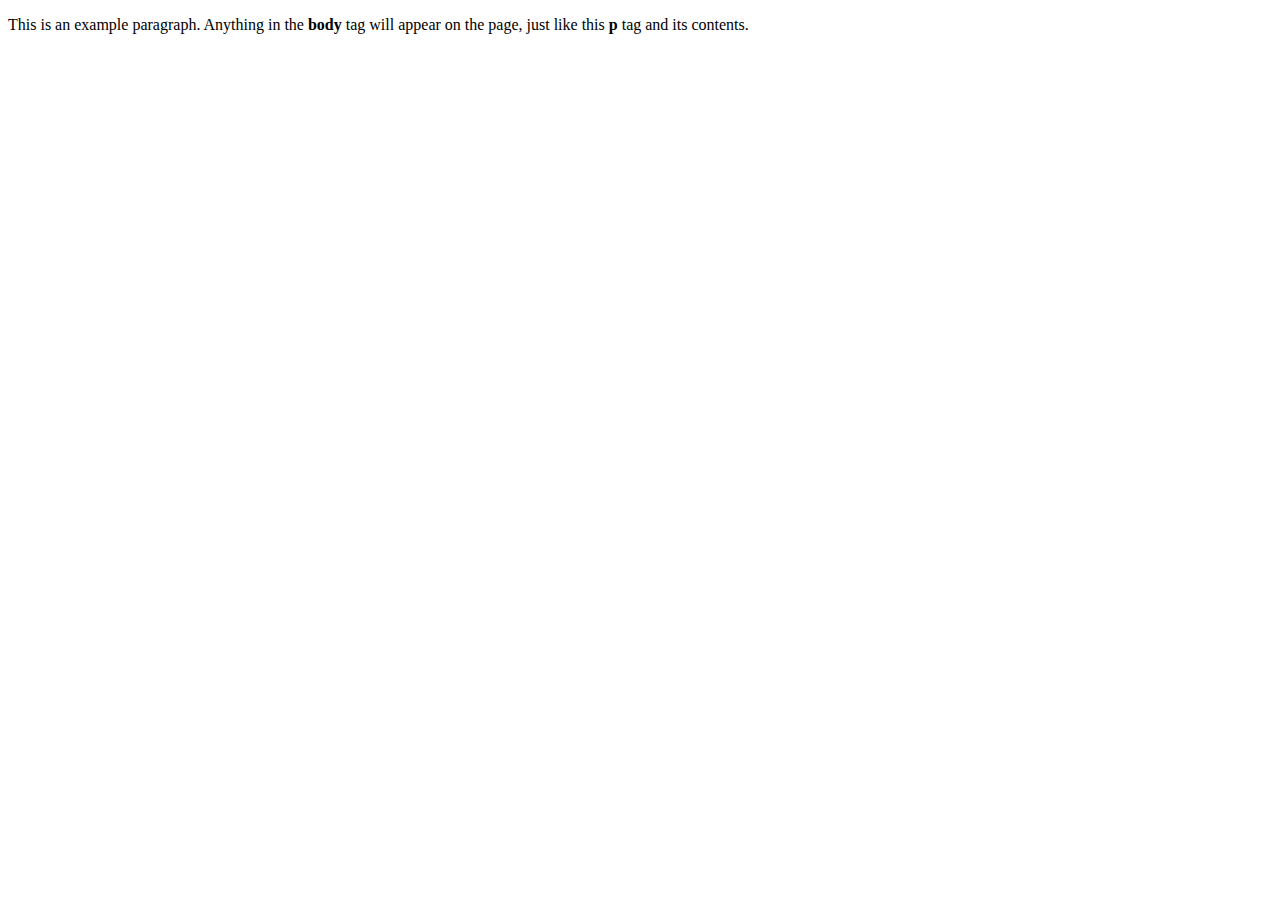
<file: index.html>
<!doctype html>
<html>
  <head>
    <title>This is the title of the webpage!</title>
  </head>
  <body>
    <p>This is an example paragraph. Anything in the <strong>body</strong> tag will appear on the page, just like this <strong>p</strong> tag and its contents.</p>
  </body>
</html>
</file>
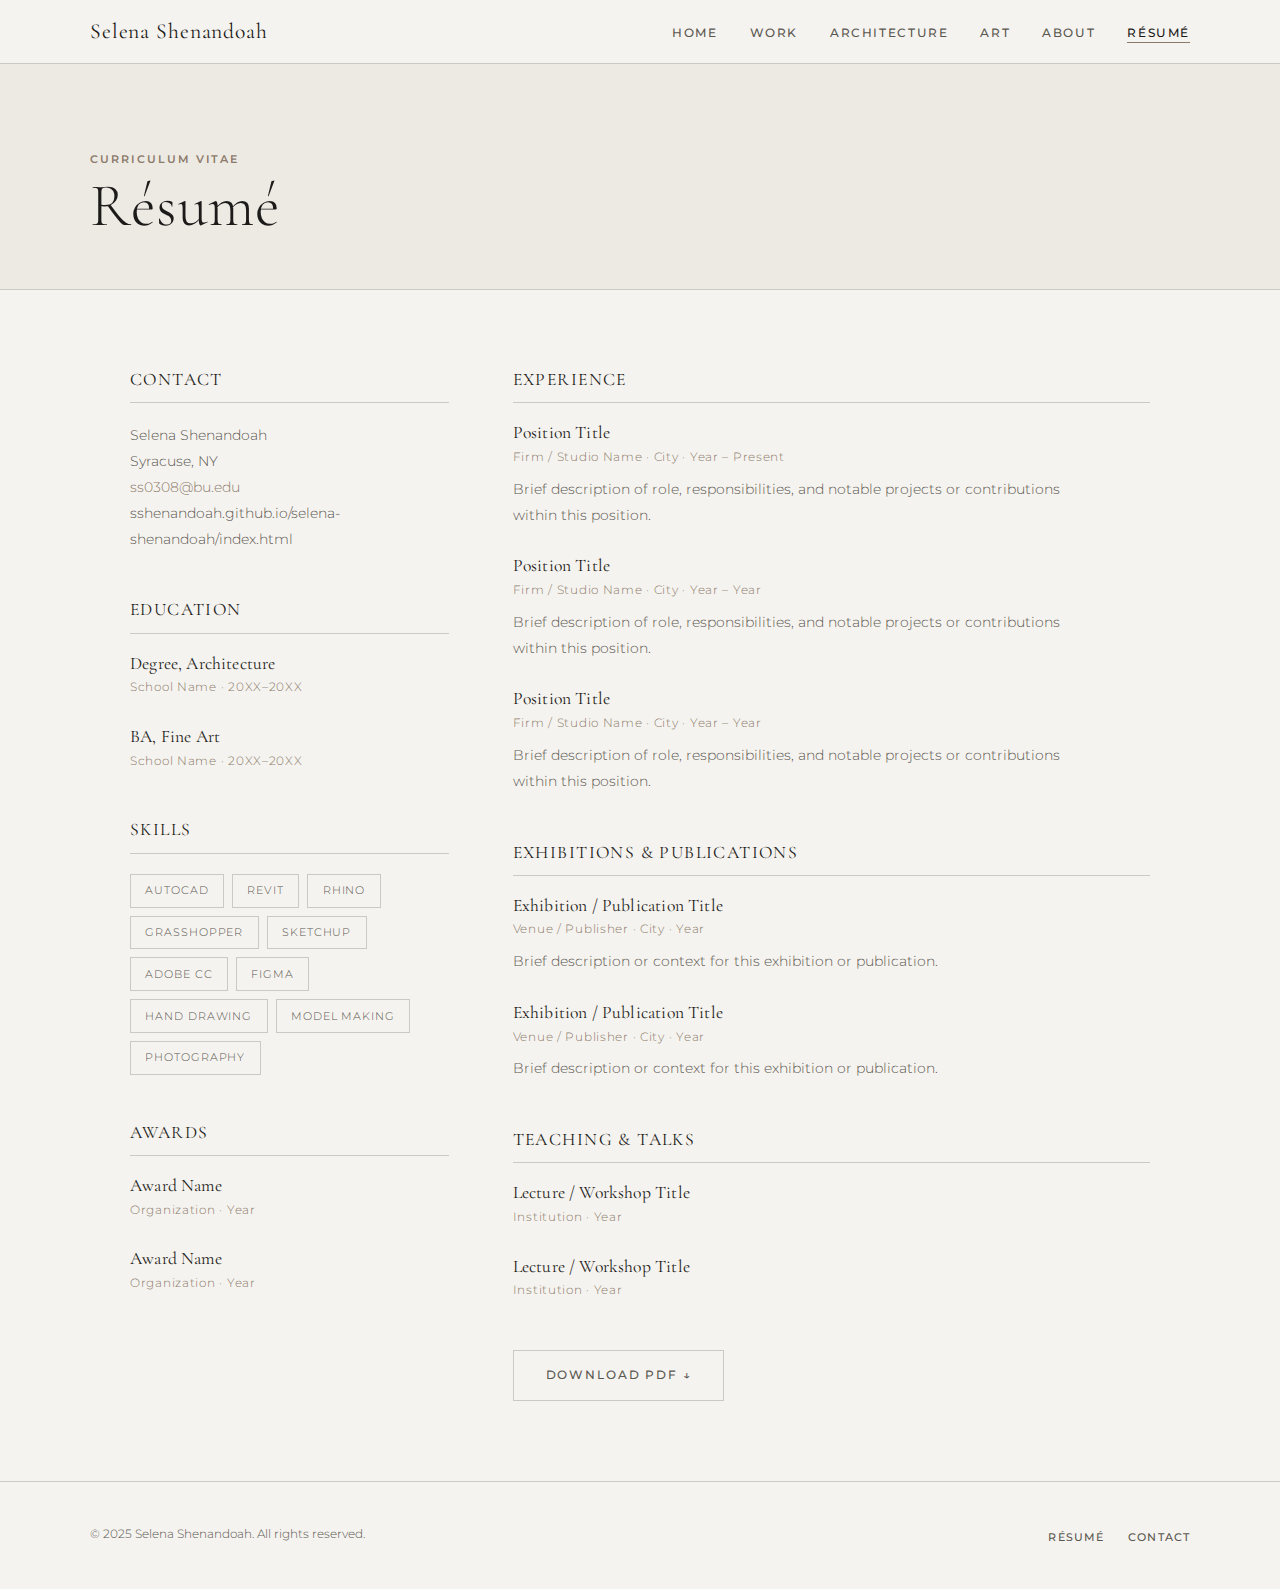
<file: resume.html>
<!DOCTYPE html>
<html lang="en">
<head>
  <meta charset="UTF-8" />
  <meta name="viewport" content="width=device-width, initial-scale=1.0" />
  <title>Résumé — Selena Shenandoah</title>
  <link rel="stylesheet" href="styles.css" />
</head>
<body>

  <nav>
    <div class="nav-inner">
      <a class="nav-logo" href="index.html">Selena Shenandoah</a>
      <ul class="nav-links">
        <li><a href="index.html">Home</a></li>
        <li><a href="work.html">Work</a></li>
        <li><a href="architecture/index.html">Architecture</a></li>
        <li><a href="art/index.html">Art</a></li>
        <li><a href="about.html">About</a></li>
        <li><a href="resume.html" class="active">Résumé</a></li>
      </ul>
    </div>
  </nav>

  <div class="page-wrap">

    <div class="page-header">
      <div class="container">
        <span class="label">Curriculum Vitae</span>
        <h1>Résumé</h1>
      </div>
    </div>

    <section class="section">
      <div class="container">
        <div class="resume-grid">

          <!-- Sidebar -->
          <aside>

            <div class="resume-section">
              <h4>Contact</h4>
              <p style="max-width:none; font-size:0.85rem;">
                Selena Shenandoah<br>
                Syracuse, NY<br>
                <a href="mailto:ss0308@bu.edu" style="color:var(--accent);">ss0308@bu.edu</a><br>
                sshenandoah.github.io/selena-shenandoah/index.html
              </p>
            </div>

            <div class="resume-section">
              <h4>Education</h4>
              <div class="resume-entry">
                <h3>Degree, Architecture</h3>
                <p class="meta">School Name · 20XX–20XX</p>
              </div>
              <div class="resume-entry">
                <h3>BA, Fine Art</h3>
                <p class="meta">School Name · 20XX–20XX</p>
              </div>
            </div>

            <div class="resume-section">
              <h4>Skills</h4>
              <ul class="skill-list">
                <li>AutoCAD</li>
                <li>Revit</li>
                <li>Rhino</li>
                <li>Grasshopper</li>
                <li>SketchUp</li>
                <li>Adobe CC</li>
                <li>Figma</li>
                <li>Hand Drawing</li>
                <li>Model Making</li>
                <li>Photography</li>
              </ul>
            </div>

            <div class="resume-section">
              <h4>Awards</h4>
              <div class="resume-entry">
                <h3>Award Name</h3>
                <p class="meta">Organization · Year</p>
              </div>
              <div class="resume-entry">
                <h3>Award Name</h3>
                <p class="meta">Organization · Year</p>
              </div>
            </div>

          </aside>

          <!-- Main -->
          <main>

            <div class="resume-section">
              <h4>Experience</h4>

              <div class="resume-entry">
                <h3>Position Title</h3>
                <p class="meta">Firm / Studio Name · City · Year – Present</p>
                <p>
                  Brief description of role, responsibilities, and notable
                  projects or contributions within this position.
                </p>
              </div>

              <div class="resume-entry">
                <h3>Position Title</h3>
                <p class="meta">Firm / Studio Name · City · Year – Year</p>
                <p>
                  Brief description of role, responsibilities, and notable
                  projects or contributions within this position.
                </p>
              </div>

              <div class="resume-entry">
                <h3>Position Title</h3>
                <p class="meta">Firm / Studio Name · City · Year – Year</p>
                <p>
                  Brief description of role, responsibilities, and notable
                  projects or contributions within this position.
                </p>
              </div>
            </div>

            <div class="resume-section">
              <h4>Exhibitions &amp; Publications</h4>

              <div class="resume-entry">
                <h3>Exhibition / Publication Title</h3>
                <p class="meta">Venue / Publisher · City · Year</p>
                <p>Brief description or context for this exhibition or publication.</p>
              </div>

              <div class="resume-entry">
                <h3>Exhibition / Publication Title</h3>
                <p class="meta">Venue / Publisher · City · Year</p>
                <p>Brief description or context for this exhibition or publication.</p>
              </div>
            </div>

            <div class="resume-section">
              <h4>Teaching &amp; Talks</h4>

              <div class="resume-entry">
                <h3>Lecture / Workshop Title</h3>
                <p class="meta">Institution · Year</p>
              </div>

              <div class="resume-entry">
                <h3>Lecture / Workshop Title</h3>
                <p class="meta">Institution · Year</p>
              </div>
            </div>

            <div style="margin-top:1rem;">
              <a class="btn btn-ghost" href="pdfs/Selena Shenandoah Resume. 2026!.pdf">Download PDF ↓</a>
            </div>

          </main>

        </div>
      </div>
    </section>

  </div>

  <footer>
    <div class="footer-inner">
      <p>&copy; 2025 Selena Shenandoah. All rights reserved.</p>
      <ul class="footer-links">
        <li><a href="resume.html">Résumé</a></li>
        <li><a href="about.html">Contact</a></li>
      </ul>
    </div>
  </footer>

</body>
</html>
</file>
<file: styles.css>
/* ============================================
   PORTFOLIO — Global Stylesheet
   Fonts: Cormorant Garamond (display) + Montserrat (body/nav)
   ============================================ */

@import url('https://fonts.googleapis.com/css2?family=Cormorant+Garamond:ital,wght@0,300;0,400;0,600;1,300;1,400&family=Montserrat:wght@300;400;500;600&family=Cormorant:ital,wght@1,300&display=swap');

/* ---- Reset & Base ---- */
*, *::before, *::after {
  box-sizing: border-box;
  margin: 0;
  padding: 0;
}

:root {
  --bg:          #f5f3ef;
  --bg-alt:      #edeae4;
  --ink:         #1c1b19;
  --ink-light:   #5a5750;
  --accent:      #8c7b6b;
  --accent-dark: #5e4f42;
  --rule:        #ccc9c2;
  --white:       #ffffff;

  --font-display: 'Cormorant Garamond', Georgia, serif;
  --font-ui:      'Montserrat', Helvetica, sans-serif;

  --nav-h: 64px;
  --max-w: 1100px;
  --gap:   2.5rem;
}

html {
  font-size: 16px;
  scroll-behavior: smooth;
}

body {
  background-color: var(--bg);
  color: var(--ink);
  font-family: var(--font-ui);
  font-weight: 300;
  line-height: 1.7;
  min-height: 100vh;
  display: flex;
  flex-direction: column;
}

img {
  display: block;
  max-width: 100%;
  height: auto;
}

a {
  color: inherit;
  text-decoration: none;
}

/* ---- Typography ---- */
h1, h2, h3, h4 {
  font-family: var(--font-display);
  font-weight: 300;
  line-height: 1.15;
  letter-spacing: 0.01em;
}

h1 { font-size: clamp(2.8rem, 6vw, 5rem); }
h2 { font-size: clamp(1.8rem, 3.5vw, 2.8rem); }
h3 { font-size: clamp(1.3rem, 2.5vw, 1.8rem); }
h4 { font-size: 1.1rem; font-weight: 400; letter-spacing: 0.08em; text-transform: uppercase; }

p {
  max-width: 62ch;
  color: var(--ink-light);
  font-size: 0.9rem;
  line-height: 1.9;
}

.label {
  font-family: var(--font-ui);
  font-size: 0.68rem;
  font-weight: 600;
  letter-spacing: 0.18em;
  text-transform: uppercase;
  color: var(--accent);
}

/* ---- Navigation ---- */
nav {
  position: fixed;
  top: 0; left: 0; right: 0;
  height: var(--nav-h);
  background: var(--bg);
  border-bottom: 1px solid var(--rule);
  z-index: 100;
  display: flex;
  align-items: center;
  padding: 0 var(--gap);
}

.nav-inner {
  max-width: var(--max-w);
  width: 100%;
  margin: 0 auto;
  display: flex;
  align-items: center;
  justify-content: space-between;
}

.nav-logo {
  font-family: var(--font-display);
  font-size: 1.35rem;
  font-weight: 400;
  letter-spacing: 0.04em;
  color: var(--ink);
}

.nav-links {
  display: flex;
  align-items: center;
  gap: 2rem;
  list-style: none;
}

.nav-links a {
  font-size: 0.72rem;
  font-weight: 500;
  letter-spacing: 0.14em;
  text-transform: uppercase;
  color: var(--ink-light);
  transition: color 0.2s;
  position: relative;
}

.nav-links a::after {
  content: '';
  position: absolute;
  bottom: -3px; left: 0;
  width: 0; height: 1px;
  background: var(--accent);
  transition: width 0.25s ease;
}

.nav-links a:hover,
.nav-links a.active {
  color: var(--ink);
}

.nav-links a:hover::after,
.nav-links a.active::after {
  width: 100%;
}

/* ---- Layout Helpers ---- */
.page-wrap {
  margin-top: var(--nav-h);
  flex: 1;
}

.container {
  max-width: var(--max-w);
  margin: 0 auto;
  padding: 0 var(--gap);
}

.section {
  padding: 5rem 0;
}

.section + .section {
  border-top: 1px solid var(--rule);
}

.divider {
  width: 48px;
  height: 1px;
  background: var(--accent);
  margin: 1.25rem 0 2rem;
}

/* ---- Hero ---- */
.hero {
  min-height: calc(100vh - var(--nav-h));
  display: flex;
  align-items: center;
  padding: 5rem var(--gap);
}

.hero-inner {
  max-width: var(--max-w);
  margin: 0 auto;
  width: 100%;
}

.hero h1 {
  margin-bottom: 1.5rem;
}

.hero h1 em {
  font-style: italic;
  color: var(--accent);
}

.hero p {
  font-size: 1rem;
  margin-bottom: 2.5rem;
}

/* ---- Buttons ---- */
.btn {
  display: inline-block;
  font-family: var(--font-ui);
  font-size: 0.72rem;
  font-weight: 500;
  letter-spacing: 0.16em;
  text-transform: uppercase;
  padding: 0.9rem 2rem;
  border: 1px solid var(--ink);
  color: var(--ink);
  transition: background 0.2s, color 0.2s;
}

.btn:hover {
  background: var(--ink);
  color: var(--bg);
}

.btn-ghost {
  border-color: var(--rule);
  color: var(--ink-light);
}

.btn-ghost:hover {
  border-color: var(--accent);
  background: transparent;
  color: var(--ink);
}

/* ---- Page Header (interior pages) ---- */
.page-header {
  padding: 5rem var(--gap) 3rem;
  border-bottom: 1px solid var(--rule);
  background: var(--bg-alt);
}

.page-header .container {
  padding: 0;
}

.page-header .label {
  margin-bottom: 0.75rem;
}

.page-header h1 {
  font-size: clamp(2.2rem, 5vw, 3.8rem);
}

/* ---- Grid Cards ---- */
.grid-2 {
  display: grid;
  grid-template-columns: repeat(auto-fill, minmax(280px, 1fr));
  gap: 2rem;
  margin-top: 3rem;
}

.card {
  background: var(--white);
  border: 1px solid var(--rule);
  overflow: hidden;
  transition: box-shadow 0.25s;
}

.card:hover {
  box-shadow: 0 8px 32px rgba(0,0,0,0.08);
}

.card-img {
  aspect-ratio: 4/3;
  background: var(--bg-alt);
  overflow: hidden;
  display: flex;
  align-items: center;
  justify-content: center;
  color: var(--rule);
  font-size: 0.7rem;
  letter-spacing: 0.1em;
  text-transform: uppercase;
}

.card-body {
  padding: 1.5rem;
}

.card-body h3 {
  font-size: 1.3rem;
  margin-bottom: 0.5rem;
}

.card-body p {
  font-size: 0.82rem;
  margin-top: 0.5rem;
}

.card-link {
  display: inline-block;
  margin-top: 1.25rem;
  font-size: 0.68rem;
  font-weight: 600;
  letter-spacing: 0.14em;
  text-transform: uppercase;
  color: var(--accent);
  border-bottom: 1px solid var(--accent);
  padding-bottom: 2px;
  transition: color 0.2s;
}

.card-link:hover { color: var(--accent-dark); }

/* ---- Series Nav (architecture / art sub-pages) ---- */
.series-nav {
  display: flex;
  gap: 1rem;
  flex-wrap: wrap;
  margin: 2.5rem 0 0;
}

.series-pill {
  font-size: 0.7rem;
  font-weight: 600;
  letter-spacing: 0.15em;
  text-transform: uppercase;
  padding: 0.6rem 1.4rem;
  border: 1px solid var(--rule);
  color: var(--ink-light);
  transition: all 0.2s;
}

.series-pill:hover,
.series-pill.active {
  background: var(--ink);
  border-color: var(--ink);
  color: var(--bg);
}

/* ---- Portfolio Image Grid ---- */
.photo-grid {
  display: grid;
  grid-template-columns: repeat(auto-fill, minmax(260px, 1fr));
  gap: 1rem;
  margin-top: 3rem;
}

.photo-item {
  aspect-ratio: 3/4;
  background: var(--bg-alt);
  overflow: hidden;
  display: flex;
  align-items: center;
  justify-content: center;
  color: var(--rule);
  font-size: 0.65rem;
  letter-spacing: 0.1em;
  text-transform: uppercase;
  transition: opacity 0.2s;
  cursor: pointer;
}

.photo-item:hover { opacity: 0.85; }

/* ---- Resume Page ---- */
.resume-grid {
  display: grid;
  grid-template-columns: 1fr 2fr;
  gap: 4rem;
  align-items: start;
}

.resume-section {
  margin-bottom: 3rem;
}

.resume-section h4 {
  margin-bottom: 1.25rem;
  padding-bottom: 0.75rem;
  border-bottom: 1px solid var(--rule);
}

.resume-entry {
  margin-bottom: 1.75rem;
}

.resume-entry h3 {
  font-size: 1.1rem;
  font-weight: 400;
  margin-bottom: 0.15rem;
}

.resume-entry .meta {
  font-size: 0.75rem;
  color: var(--accent);
  letter-spacing: 0.06em;
  margin-bottom: 0.5rem;
}

.resume-entry p {
  font-size: 0.85rem;
}

.skill-list {
  list-style: none;
  display: flex;
  flex-wrap: wrap;
  gap: 0.5rem;
  margin-top: 0.5rem;
}

.skill-list li {
  font-size: 0.7rem;
  letter-spacing: 0.08em;
  text-transform: uppercase;
  padding: 0.4rem 0.9rem;
  border: 1px solid var(--rule);
  color: var(--ink-light);
}

/* ---- About Page ---- */
.about-grid {
  display: grid;
  grid-template-columns: 1fr 1fr;
  gap: 5rem;
  align-items: start;
}

.about-portrait {
  aspect-ratio: 3/4;
  background: var(--bg-alt);
  display: flex;
  align-items: center;
  justify-content: center;
  color: var(--rule);
  font-size: 0.7rem;
  letter-spacing: 0.1em;
  text-transform: uppercase;
}

.about-text h2 {
  margin-bottom: 0.5rem;
}

.about-text p + p {
  margin-top: 1.25rem;
}

/* ---- Footer ---- */
footer {
  border-top: 1px solid var(--rule);
  padding: 2.5rem var(--gap);
  background: var(--bg);
}

.footer-inner {
  max-width: var(--max-w);
  margin: 0 auto;
  display: flex;
  align-items: center;
  justify-content: space-between;
  flex-wrap: wrap;
  gap: 1rem;
}

.footer-inner p {
  font-size: 0.72rem;
  color: var(--ink-light);
  max-width: none;
}

.footer-links {
  display: flex;
  gap: 1.5rem;
  list-style: none;
}

.footer-links a {
  font-size: 0.7rem;
  font-weight: 500;
  letter-spacing: 0.1em;
  text-transform: uppercase;
  color: var(--ink-light);
  transition: color 0.2s;
}

.footer-links a:hover { color: var(--ink); }

/* ---- Responsive ---- */
@media (max-width: 768px) {
  :root { --gap: 1.5rem; }

  .nav-links { gap: 1.25rem; }

  .resume-grid,
  .about-grid { grid-template-columns: 1fr; gap: 2.5rem; }

  .hero { padding: 3rem var(--gap); }
}

@media (max-width: 520px) {
  .nav-links { display: none; }
}

/* ---- Lightbox ---- */
.lb-overlay {
  display: none;
  position: fixed;
  inset: 0;
  background: rgba(10, 9, 8, 0.94);
  z-index: 1000;
  align-items: center;
  justify-content: center;
}

.lb-overlay.open {
  display: flex;
}

.lb-inner {
  position: relative;
  max-width: 92vw;
  max-height: 90vh;
  display: flex;
  align-items: center;
  justify-content: center;
}

.lb-img {
  max-width: 92vw;
  max-height: 88vh;
  object-fit: contain;
  display: block;
  box-shadow: 0 24px 80px rgba(0,0,0,0.6);
}

.lb-close {
  position: fixed;
  top: 1.5rem;
  right: 1.75rem;
  font-size: 1.6rem;
  color: rgba(255,255,255,0.7);
  cursor: pointer;
  background: none;
  border: none;
  line-height: 1;
  transition: color 0.15s;
  z-index: 1001;
}

.lb-close:hover { color: #fff; }

.lb-arrow {
  position: fixed;
  top: 50%;
  transform: translateY(-50%);
  font-size: 2rem;
  color: rgba(255,255,255,0.5);
  cursor: pointer;
  background: none;
  border: none;
  padding: 1rem;
  line-height: 1;
  transition: color 0.15s;
  z-index: 1001;
  user-select: none;
}

.lb-arrow:hover { color: #fff; }
.lb-prev { left: 0.5rem; }
.lb-next { right: 0.5rem; }

/* Make clickable images feel interactive */
.photo-item img,
.card-img img,
.about-portrait img,
[data-lb] {
  cursor: zoom-in;
}
</file>
